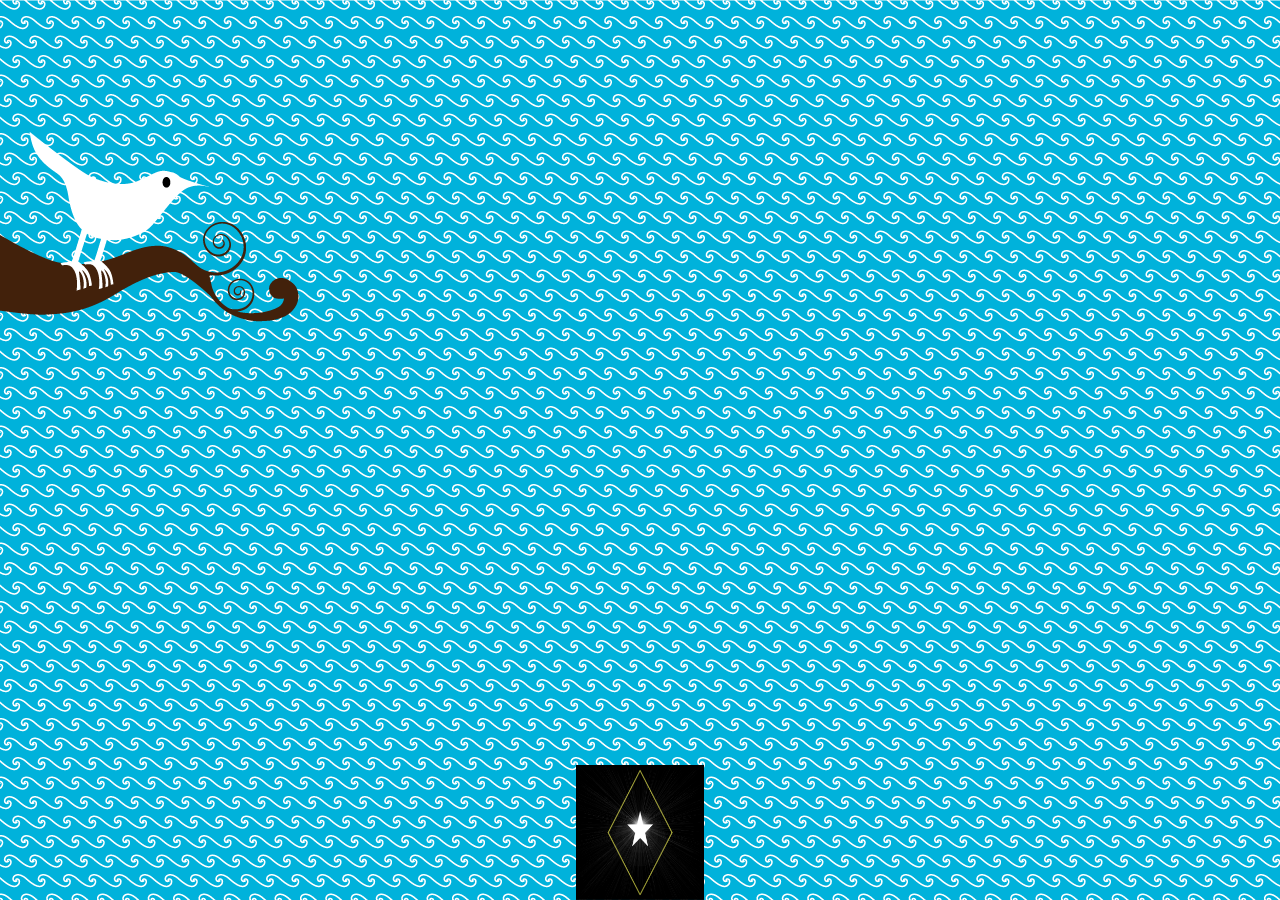
<file: lab1/index.html>
<!DOCTYPE html>
<html>
	<head>
		<meta charset="utf-8">
		<!--the javascript file will handle literally everything and is run immediately after the page is done loading -->
		<title> Aaron Sedlacek's Tweet Ticker </title>
		<!-- links to scripts and styling -->
		<script type="text/javascript" src="./jquery.min.js"></script>
		<script type="text/javascript" src="./ticker.js"></script>
		<link rel=stylesheet href="style.css">

	</head>
	<body>
		<!-- image for footer, no particular reason I put the image there, I just liked it -->
		<img id='footimg' src="./diamond.gif"/>
	</body>
</html>
</file>
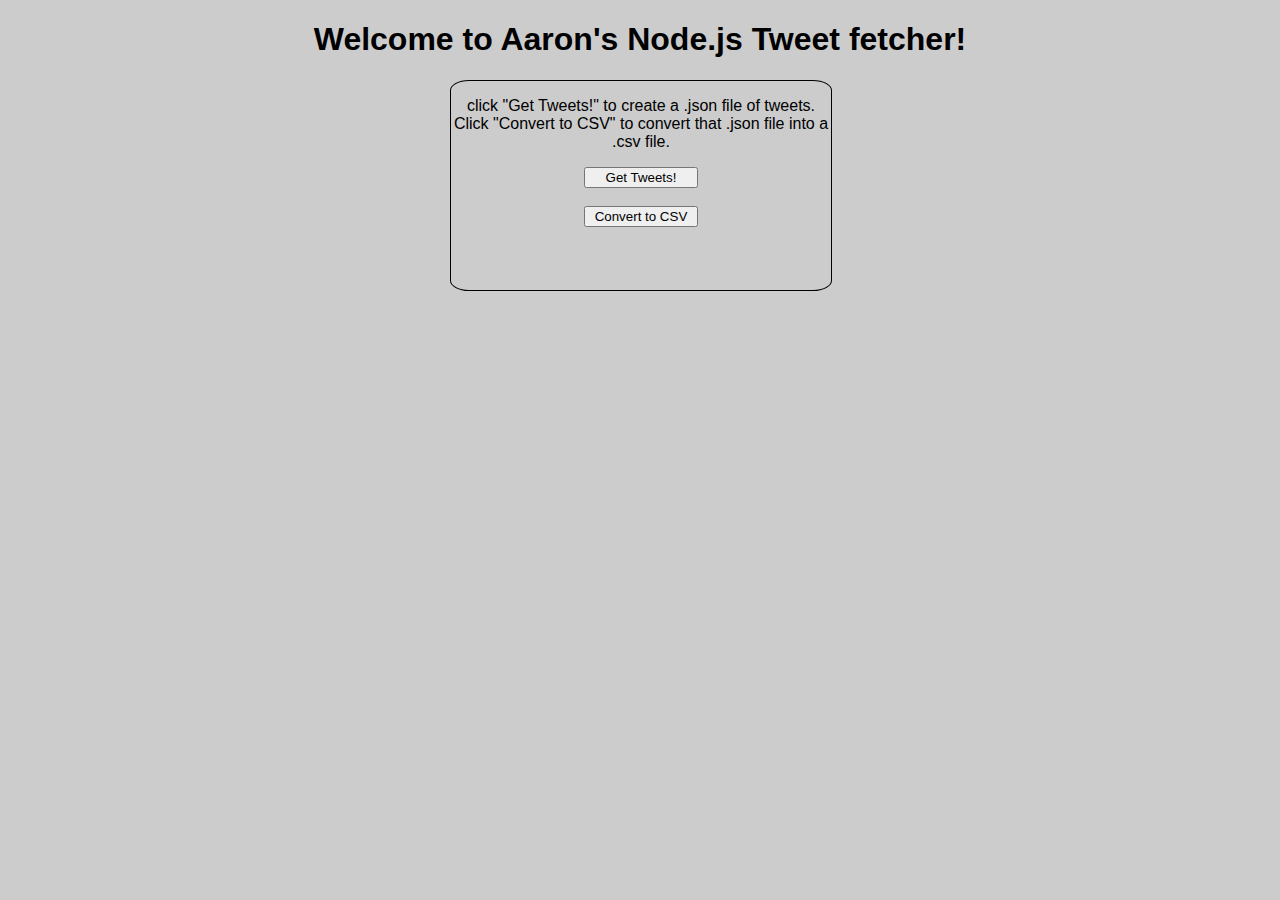
<file: lab6/index.html>
<!DOCTYPE html>
<html lang="en">
	<head>
		<script type="text/javascript" src="./jquery-1.11.0.min.js"></script>
		<script type="text/javascript" src="./json2csv.js"></script>

		<style type="text/css">

			html {
				background-color: #CCCCCC;
				font-family: helvetica;
			}

			h1 {
				text-align: center;
			}

			#border {

				border: 1px solid black;
				width: 30%;
				height: 30%;
				margin-left: 35%;
				margin-right: 35%;
				text-align: center;
				padding-bottom: 5%;
				border-radius: 5%;
			}

			#getTweets {
				width: 30%;
				height: 45%;
				margin-left: 0%;
				margin-right: auto;
			}

			#convert {
				width: 30%;
				height: 0%;
				margin-left: 0%;
				margin-right: auto;
			}
		</style>
	</head> 
	<body>
	<h1> Welcome to Aaron's Node.js Tweet fetcher!</h1>
		<div id="border">
			<p>click "Get Tweets!" to create a .json file of tweets. Click "Convert to CSV" to convert that .json file into a .csv file.</p>
			<form method="POST">
				<input id ="getTweets" type="submit" value="Get Tweets!">
			</form>
			<br/>
			<button id="convert">Convert to CSV</button>
		</div>
	</body>
</html>
</file>
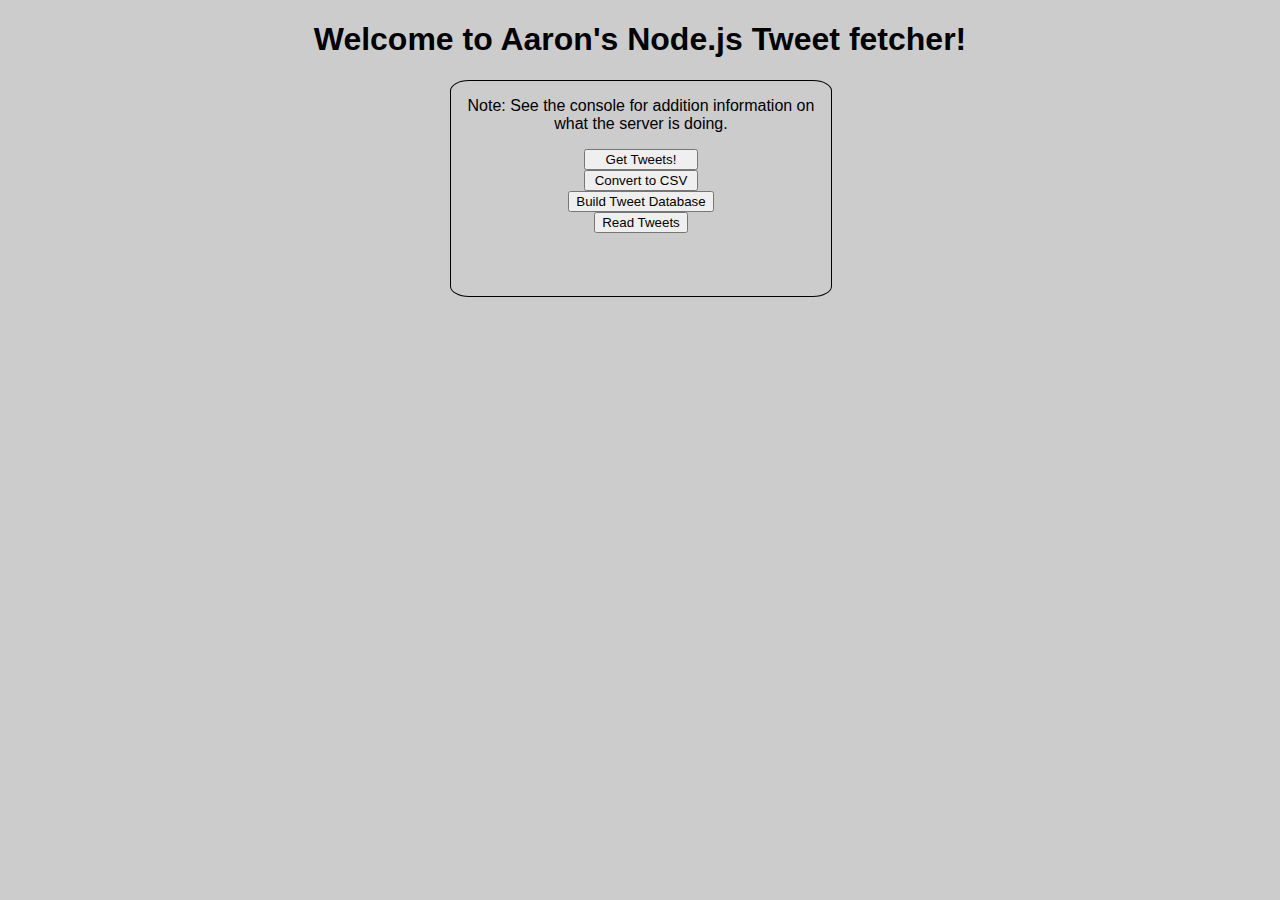
<file: lab7/index.html>
<!DOCTYPE html>
<html lang="en">
	<head>
		<script type="text/javascript" src="./jquery-1.11.0.min.js"></script>
		<script type="text/javascript" src="./json2csv.js"></script>

		<style type="text/css">

			html {
				background-color: #CCCCCC;
				font-family: helvetica;
			}
			h1 {
				text-align: center;
				padding-top: -2px;
			}
			#border {

				border: 1px solid black;
				width: 30%;
				height: 30%;
				margin-left: 35%;
				margin-right: 35%;
				text-align: center;
				padding-bottom: 5%;
				border-radius: 5%;
			}
			#getTweets {
				width: 30%;
				height: 45%;
				margin-left: 0%;
				margin-right: auto;
			}
			#convert {
				width: 30%;
				height: 0%;
				margin-left: 0%;
				margin-right: auto;
			}
			.tweet {
				padding-top: 2px;
				border: 3px solid white;
				text-align: left;
				min-height: 60px;
				color: white;
				text-shadow: -1px 0 black, 0 1px black, 1px 0 black, 0 -1px black;
				background-color: #AAA;
				position: relative;
			}
			.prof_pic {
				float: left;
				width: 60px;
				height: 60px;
			}
			.username {
				text-align: right;
				position: absolute;
				bottom: 0;
				left: 60px;		
			}
		</style>
	</head> 
	<body>
	<h1> Welcome to Aaron's Node.js Tweet fetcher!</h1>
		<div id="border">
			<p id ="description">Note: See the console for addition information on what the server is doing.</p>
			<form method="GET" action="/getTweets">
				<input id ="getTweets" type="submit" value="Get Tweets!">
			</form>			
			<button id="convert">Convert to CSV</button>
			<form method="GET" action="/buildTweetDatabase">
				<input id="buildTweetDatabase" type="submit" value="Build Tweet Database">
			</form>
			<button id="readTweets">Read Tweets</button>
			</div>
	</body>
</html>
</file>
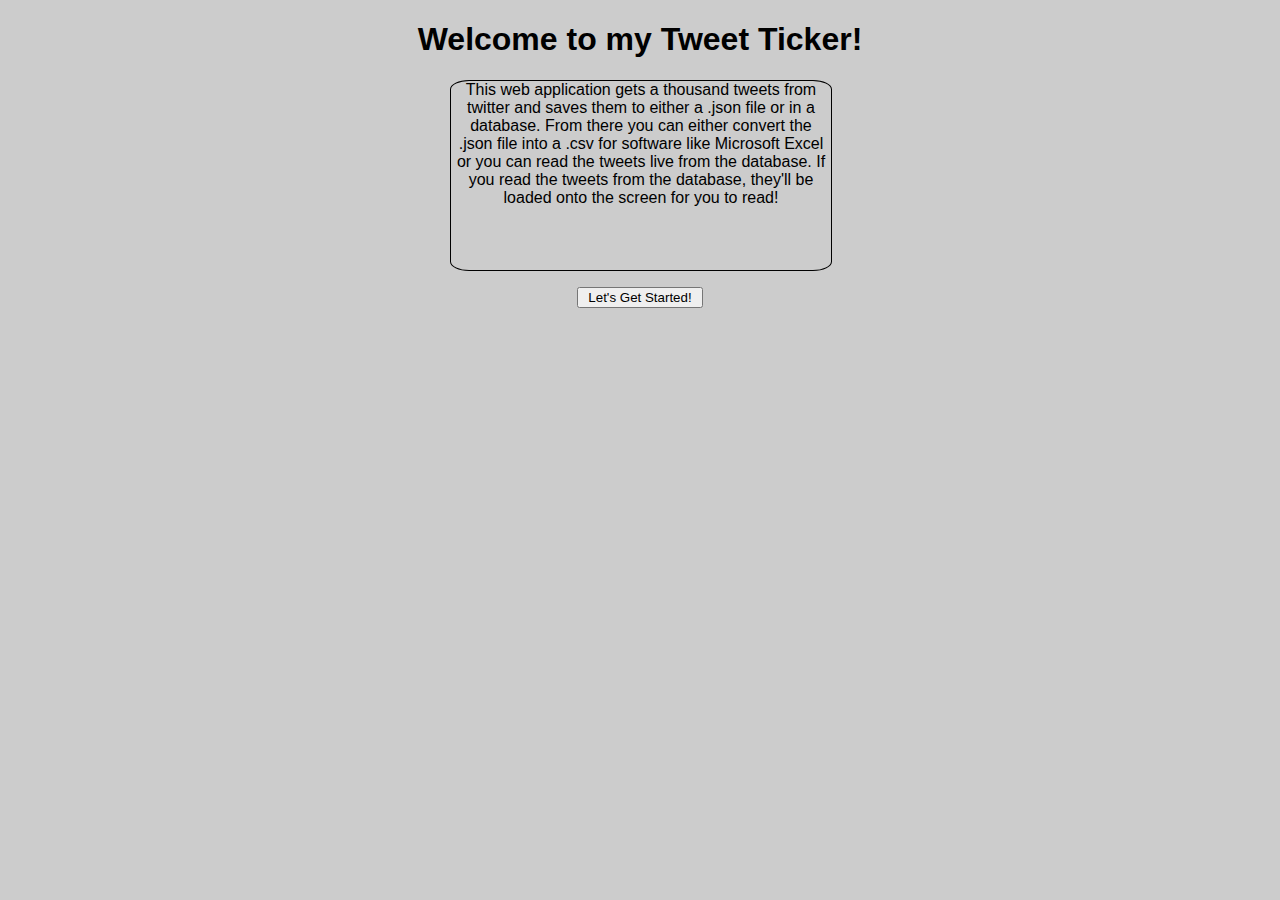
<file: lab8:9/index.html>
<!DOCTYPE html>
<html lang="en">
	<head>
		<!-- if the cookie is not set, the user cannot view the main menu 
		and is instead redirected to temp.html -->
		<script type="text/javascript">
			if(!document.cookie) {
				window.location = "./temp.html";
			}
		</script>
		<meta charset="utf-8">
		<title> Tweet Ticker Menu </title>
		<script type="text/javascript" src="./jquery-1.11.0.min.js"></script>
		<script type="text/javascript" src="./Chart.js-master/Chart.js"></script>

		<script type="text/javascript" src="./json2csv.js"></script>

		<style type="text/css">

			html {
				background-color: #CCCCCC;
				font-family: helvetica;
			}
			h1 {
				text-align: center;
				padding-top: -2px;
			}
			#border {

				border: 1px solid black;
				width: 30%;
				height: 30%;
				margin-left: 35%;
				margin-right: 35%;
				text-align: center;
				padding-bottom: 5%;
				border-radius: 5%;
			}
			#getTweets {
				width: 30%;
				height: 45%;
				margin-left: 0%;
				margin-right: auto;
			}
			#convert {
				width: 30%;
				height: 0%;
				margin-left: 0%;
				margin-right: auto;
			}
			.tweet {
				padding-top: 2px;
				border: 3px solid white;
				text-align: left;
				min-height: 60px;
				color: white;
				text-shadow: -1px 0 black, 0 1px black, 1px 0 black, 0 -1px black;
				background-color: #AAA;
				position: relative;
			}
			.prof_pic {
				float: left;
				width: 60px;
				height: 60px;
			}
			.username {
				text-align: right;
				position: absolute;
				bottom: 0;
				left: 60px;		
			}
			#color1 {
				background-color: #F38630;
				height: 20px;
				text-align: center;
			}

			#color2 {
				background-color: #E0E4CC;
				height: 20px;
				text-align: center;
			}

			#first_chart_description {
				border: 1px solid black;
				width: 400px;
			}
			#lang_chart_description {
				border: 1px solid black;
			}
			#hashtag_chart {
				margin-left: 435px;
				width: 410px;
			}

			#lang_chart_area {
				margin-top: -446px;
				width: 410px;
			}

			#lang_color1 {
				background-color: #F7464A;
				height: 20px;
				text-align: center;
			}
			#lang_color2 {
				background-color: #E2EAE9;
				height: 20px;
				text-align: center;
			}
			#lang_color3 {
				background-color: #D4CCC5;
				height: 20px;
				text-align: center;
			}
			#lang_color4 {
				background-color: #949FB1;
				height: 20px;
				text-align: center;
			}
			#lang_color5 {
				background-color: #4D5360;
				height: 20px;
				text-align: center;
			}
			#lang_color6 {
				background-color: #E0E4CC;
				height: 20px;
				text-align: center;
			}
			#lang_color7 {
				background-color: #F38630;
				height: 20px;
				text-align: center;
			}

			#source_chart_area {
				margin-left: 840px;
				margin-top: -506px;
				width: 410px;
			}

			#source_chart_description {
				border: 1px solid black;
			}

			#source_color1 {
				background-color: #F7464A;
				height: 20px;
				text-align: center;
			}
			#source_color2 {
				background-color: #E2EAE9;
				height: 20px;
				text-align: center;
			}
			#source_color3 {
				background-color: #D4CCC5;
				height: 20px;
				text-align: center;
			}
			#source_color4 {
				background-color: #949FB1;
				height: 20px;
				text-align: center;
			}
			#source_color5 {
				background-color: #F38630;
				height: 20px;
				text-align: center;
			}

		</style>
	</head> 
	<body>
		<h1>Tweet Ticker Menu</h1>
		<div id="border">
			<p id ="description">Note: See the console for additional information on what the server is doing. The graphs are updated every 15 seconds.</p>
			<form method="GET" action="/getTweets">
				<input id ="getTweets" type="submit" value="Get Tweets!">
			</form>			
			<button id="convert">Convert to CSV</button>
			<form method="GET" action="/buildTweetDatabase">
				<input id="buildTweetDatabase" type="submit" value="Build Tweet Database">
			</form>
			<button id="readTweets">Read Tweets</button>
		</div>
		<div id="hashtag_chart">
			<canvas id="first_chart" width="400" height="400"></canvas>
			<div id="first_chart_description">
				<div>
					<div id='color1'>Tweets With a Hashtag in Them</div>
				</div>
				<div>
					<div id='color2'>Tweets Without a Hashtag in Them</div>
				</div>
			</div>
		</div>
		<div id="lang_chart_area">
			<canvas id="lang_chart" width="400" height="400"></canvas>
			<div id="lang_chart_description">
				<div id="lang_color1"></div>
				<div id="lang_color2"></div>
				<div id="lang_color3"></div>
				<div id="lang_color4"></div>
				<div id="lang_color5"></div>
				<div id="lang_color6"></div>
				<div id="lang_color7"></div>
			</div>
		</div>
		<div id="source_chart_area">
			<canvas id="source_chart" width="400" height="400"></canvas>
			<div id="source_chart_description">
				<div id="source_color1"></div>
				<div id="source_color2"></div>
				<div id="source_color3"></div>
				<div id="source_color4"></div>
				<div id="source_color5"></div>
			</div>
		</div>
	</body>
</html>
</file>
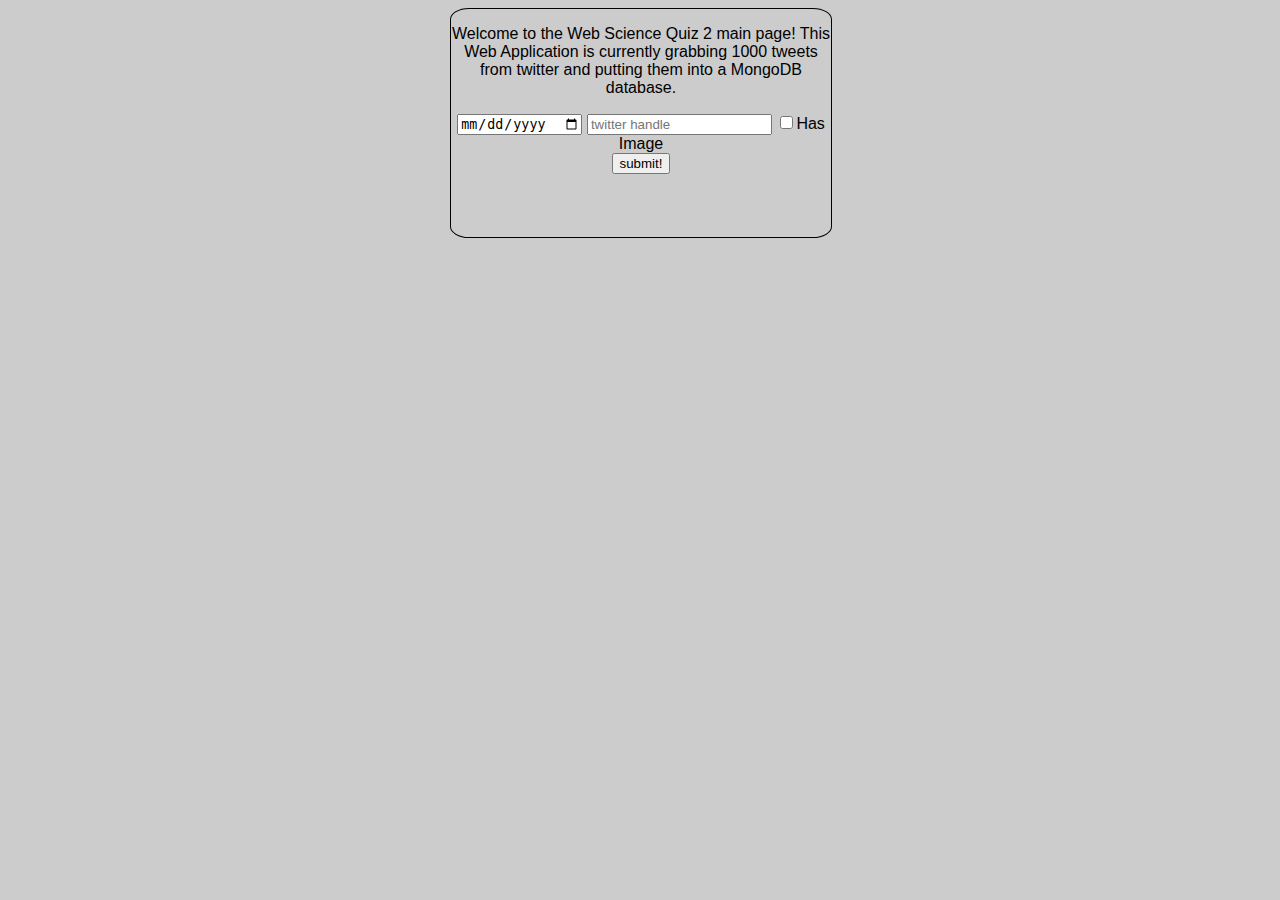
<file: Web_sci_final/index.html>
<!DOCTYPE html>
	<head>
		<title>Web Science Quiz 2</title>
		<meta charset="utf-8">

			<style type="text/css">

				html {
					background-color: #CCCCCC;
					font-family: helvetica;
				}
				h1 {
					text-align: center;
					padding-top: -2px;
				}
				#border {

					border: 1px solid black;
					width: 30%;
					height: 30%;
					margin-left: 35%;
					margin-right: 35%;
					text-align: center;
					padding-bottom: 5%;
					border-radius: 5%;
				}
				#getTweets {
					width: 30%;
					height: 45%;
					margin-left: 0%;
					margin-right: auto;
				}
				#convert {
					width: 30%;
					height: 0%;
					margin-left: 0%;
					margin-right: auto;
				}
				.tweet {
					padding-top: 2px;
					border: 3px solid white;
					text-align: left;
					min-height: 60px;
					color: white;
					text-shadow: -1px 0 black, 0 1px black, 1px 0 black, 0 -1px black;
					background-color: #AAA;
					position: relative;
				}
				.prof_pic {
					float: left;
					width: 60px;
					height: 60px;
				}
				.username {
					text-align: right;
					position: absolute;
					bottom: 0;
					left: 60px;		
				}
				#color1 {
					background-color: #F38630;
					height: 20px;
					text-align: center;
				}

				#color2 {
					background-color: #E0E4CC;
					height: 20px;
					text-align: center;
				}

				#first_chart_description {
					border: 1px solid black;
					width: 400px;
				}
				#lang_chart_description {
					border: 1px solid black;
				}
				#hashtag_chart {
					margin-left: 435px;
					width: 410px;
				}

				#lang_chart_area {
					margin-top: -446px;
					width: 410px;
				}

				#lang_color1 {
					background-color: #F7464A;
					height: 20px;
					text-align: center;
				}
				#lang_color2 {
					background-color: #E2EAE9;
					height: 20px;
					text-align: center;
				}
				#lang_color3 {
					background-color: #D4CCC5;
					height: 20px;
					text-align: center;
				}
				#lang_color4 {
					background-color: #949FB1;
					height: 20px;
					text-align: center;
				}
				#lang_color5 {
					background-color: #4D5360;
					height: 20px;
					text-align: center;
				}
				#lang_color6 {
					background-color: #E0E4CC;
					height: 20px;
					text-align: center;
				}
				#lang_color7 {
					background-color: #F38630;
					height: 20px;
					text-align: center;
				}

				#source_chart_area {
					margin-left: 840px;
					margin-top: -506px;
					width: 410px;
				}

				#source_chart_description {
					border: 1px solid black;
				}

				#source_color1 {
					background-color: #F7464A;
					height: 20px;
					text-align: center;
				}
				#source_color2 {
					background-color: #E2EAE9;
					height: 20px;
					text-align: center;
				}
				#source_color3 {
					background-color: #D4CCC5;
					height: 20px;
					text-align: center;
				}
				#source_color4 {
					background-color: #949FB1;
					height: 20px;
					text-align: center;
				}
				#source_color5 {
					background-color: #F38630;
					height: 20px;
					text-align: center;
				}
			</style>
	</head>
	<body>
		<div id="border">
			<p id ="description">Welcome to the Web Science Quiz 2 main page! This Web Application is currently grabbing 1000 tweets from twitter and putting them into a MongoDB database.</p>	

			<form method="GET" id="query" action = "/query">
				<input type ="date" name = "date">
				<input type ="text" placeholder = "twitter handle">
				<input type='checkbox' name="image">Has Image <br>
				<input type="submit" value = "submit!">
			</form>	
		</div>
	</body>
</html>
</file>
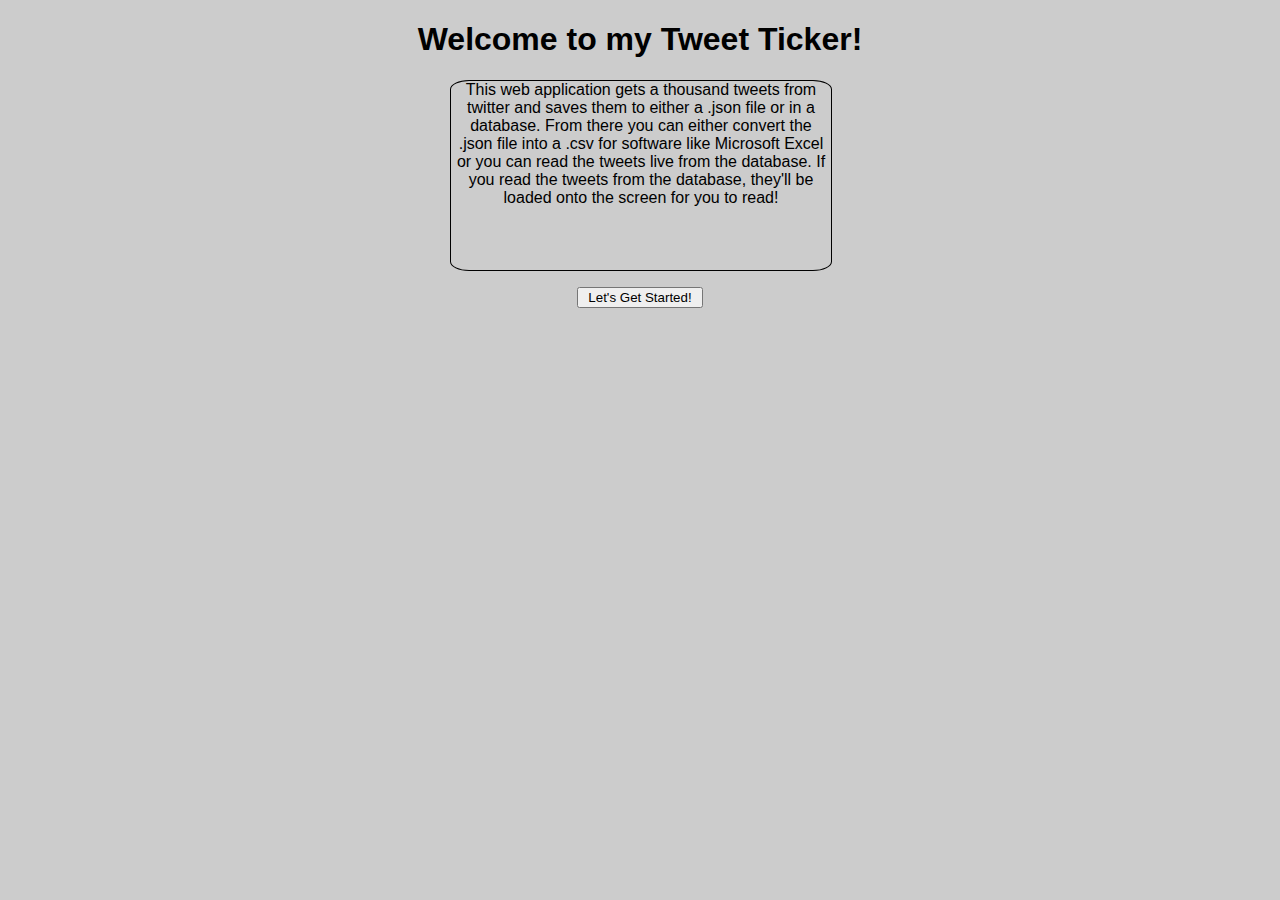
<file: lab8:9/temp.html>
<!DOCTYPE html>
<html lang="en">
	<head>
		<!-- this script sets a logged in cookie for the user,
			basically forcing them to see this page every time they reset their cookies -->
		
		<script type="text/javascript">
			document.cookie = "isloggedin=1";
		</script>
		<meta charset="utf-8">
		<title>Aaron's Tweet Ticker</title>

				<style type="text/css">

			html {
				background-color: #CCCCCC;
				font-family: helvetica;
			}
			h1 {
				text-align: center;
				padding-top: -2px;
			}
			#border {

				border: 1px solid black;
				width: 30%;
				height: 30%;
				margin-left: 35%;
				margin-right: 35%;
				text-align: center;
				padding-bottom: 5%;
				border-radius: 5%;
			}
			#start_button {
				width: 10%;
				margin-left: 45%;
			}
		</style>
	</head>
	<body>
		<h1 id="Welcome"> Welcome to my Tweet Ticker!</h1>
		<p id="border">This web application gets a thousand tweets from twitter and saves them to either a .json file or in a database. From there you can either convert the .json file into a .csv for software like Microsoft Excel or you can read the tweets live from the database. If you read the tweets from the database, they'll be loaded onto the screen for you to read!</p>
		<form method="GET" action="/start">
			<input id="start_button" type="submit" value="Let's Get Started!">
		</form>	
	</body>
</html>
</file>
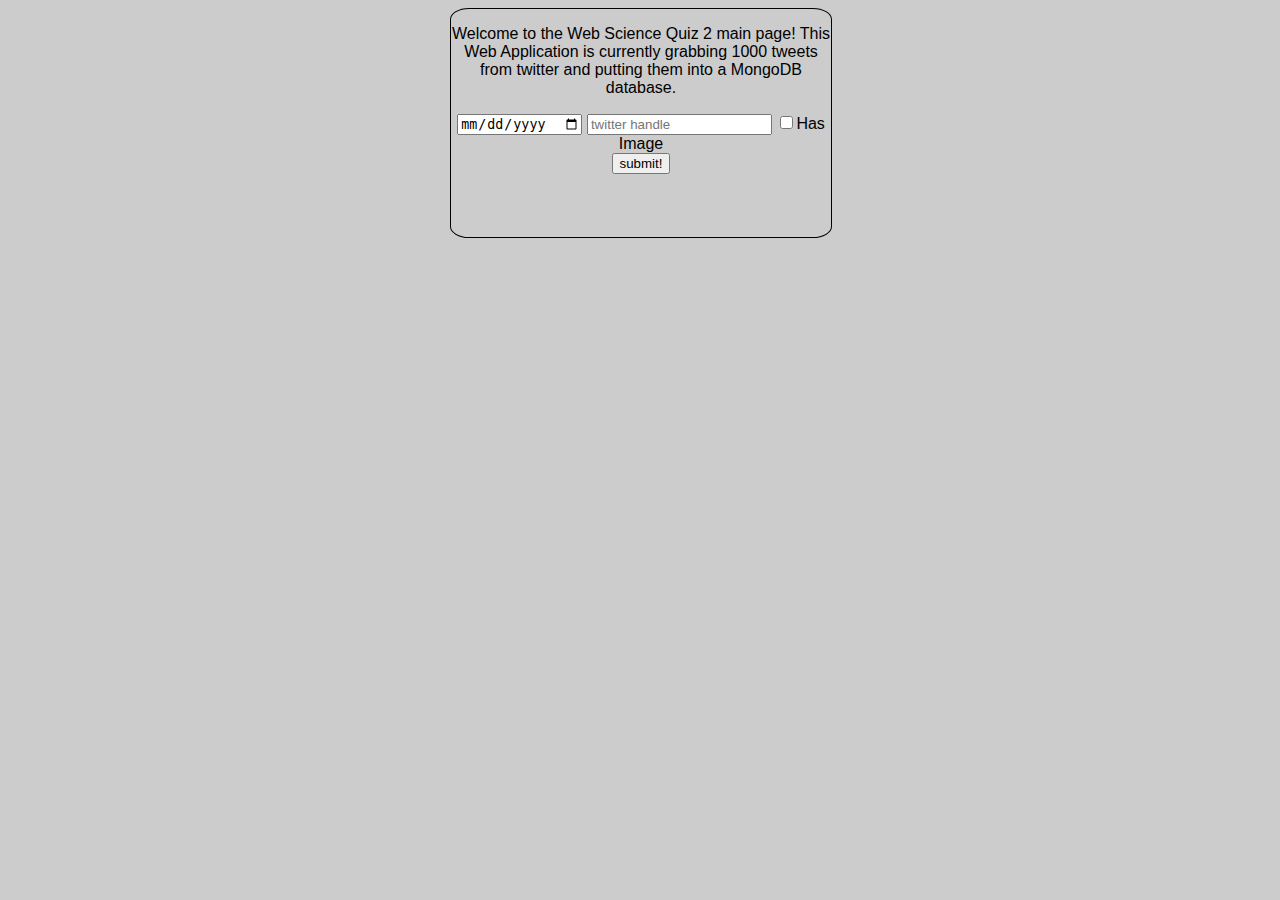
<file: Web_sci_final/page.html>
<!DOCTYPE html>
<head>
	<title>Web Science Quiz 2</title>
	<meta charset="utf-8">

		<script type="text/javascript">
			if(!document.cookie) {
				window.location = "./index.html";
			}
		</script>

		<style type="text/css">

			html {
				background-color: #CCCCCC;
				font-family: helvetica;
			}
			h1 {
				text-align: center;
				padding-top: -2px;
			}
			#border {

				border: 1px solid black;
				width: 30%;
				height: 30%;
				margin-left: 35%;
				margin-right: 35%;
				text-align: center;
				padding-bottom: 5%;
				border-radius: 5%;
			}
			#getTweets {
				width: 30%;
				height: 45%;
				margin-left: 0%;
				margin-right: auto;
			}
			#convert {
				width: 30%;
				height: 0%;
				margin-left: 0%;
				margin-right: auto;
			}
			.tweet {
				padding-top: 2px;
				border: 3px solid white;
				text-align: left;
				min-height: 60px;
				color: white;
				text-shadow: -1px 0 black, 0 1px black, 1px 0 black, 0 -1px black;
				background-color: #AAA;
				position: relative;
			}
			.prof_pic {
				float: left;
				width: 60px;
				height: 60px;
			}
			.username {
				text-align: right;
				position: absolute;
				bottom: 0;
				left: 60px;		
			}
			#color1 {
				background-color: #F38630;
				height: 20px;
				text-align: center;
			}

			#color2 {
				background-color: #E0E4CC;
				height: 20px;
				text-align: center;
			}

			#first_chart_description {
				border: 1px solid black;
				width: 400px;
			}
			#lang_chart_description {
				border: 1px solid black;
			}
			#hashtag_chart {
				margin-left: 435px;
				width: 410px;
			}

			#lang_chart_area {
				margin-top: -446px;
				width: 410px;
			}

			#lang_color1 {
				background-color: #F7464A;
				height: 20px;
				text-align: center;
			}
			#lang_color2 {
				background-color: #E2EAE9;
				height: 20px;
				text-align: center;
			}
			#lang_color3 {
				background-color: #D4CCC5;
				height: 20px;
				text-align: center;
			}
			#lang_color4 {
				background-color: #949FB1;
				height: 20px;
				text-align: center;
			}
			#lang_color5 {
				background-color: #4D5360;
				height: 20px;
				text-align: center;
			}
			#lang_color6 {
				background-color: #E0E4CC;
				height: 20px;
				text-align: center;
			}
			#lang_color7 {
				background-color: #F38630;
				height: 20px;
				text-align: center;
			}

			#source_chart_area {
				margin-left: 840px;
				margin-top: -506px;
				width: 410px;
			}

			#source_chart_description {
				border: 1px solid black;
			}

			#source_color1 {
				background-color: #F7464A;
				height: 20px;
				text-align: center;
			}
			#source_color2 {
				background-color: #E2EAE9;
				height: 20px;
				text-align: center;
			}
			#source_color3 {
				background-color: #D4CCC5;
				height: 20px;
				text-align: center;
			}
			#source_color4 {
				background-color: #949FB1;
				height: 20px;
				text-align: center;
			}
			#source_color5 {
				background-color: #F38630;
				height: 20px;
				text-align: center;
			}
		</style>
</head>
<body>
	<div id="border">
		<p id ="description">blah</p>		
	</div>
</body>
</html>
</file>
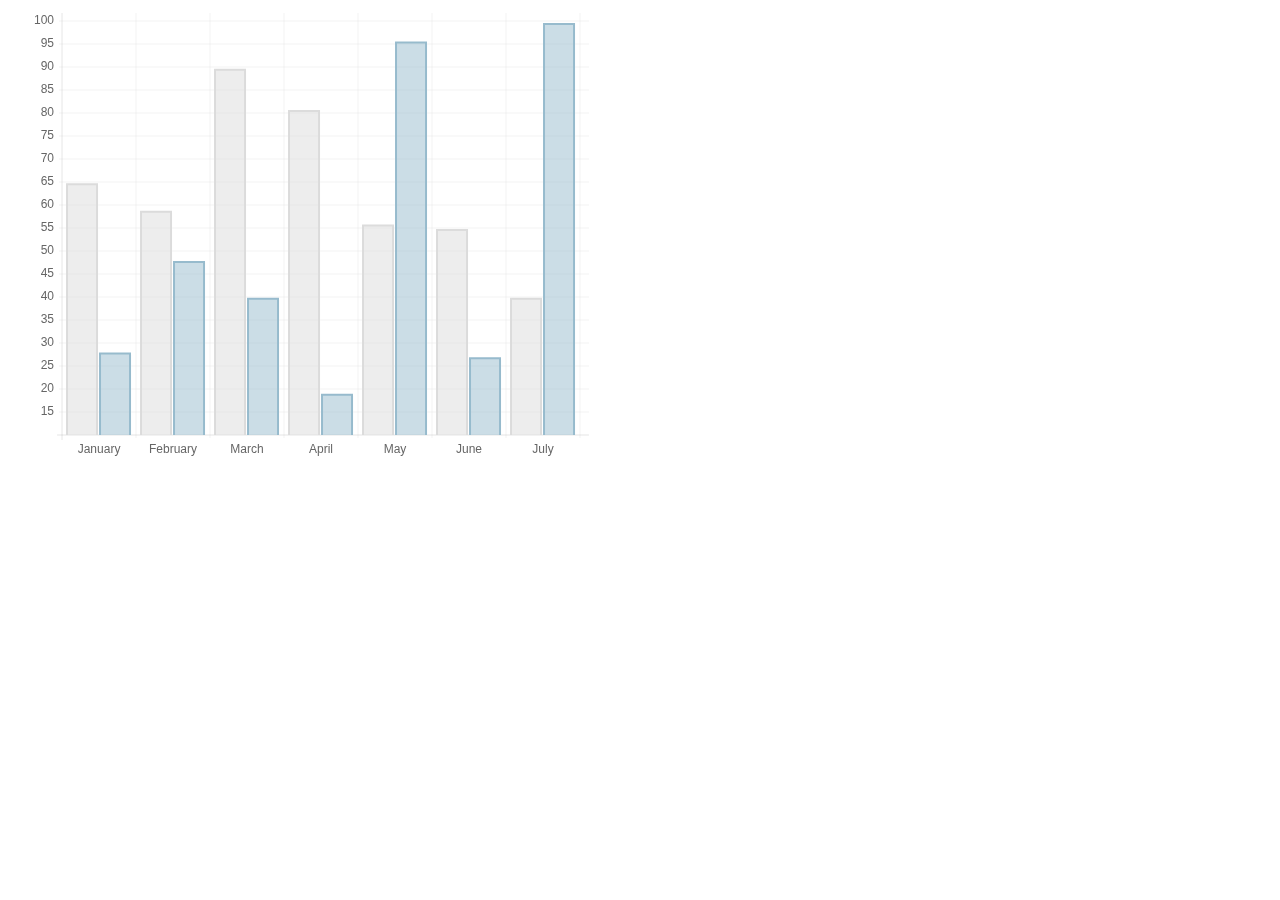
<file: lab8:9/Chart.js-master/samples/bar.html>
<!doctype html>
<html>
	<head>
		<title>Bar Chart</title>
		<script src="../Chart.js"></script>
		<meta name = "viewport" content = "initial-scale = 1, user-scalable = no">
		<style>
			canvas{
			}
		</style>
	</head>
	<body>
		<canvas id="canvas" height="450" width="600"></canvas>


	<script>

		var barChartData = {
			labels : ["January","February","March","April","May","June","July"],
			datasets : [
				{
					fillColor : "rgba(220,220,220,0.5)",
					strokeColor : "rgba(220,220,220,1)",
					data : [65,59,90,81,56,55,40]
				},
				{
					fillColor : "rgba(151,187,205,0.5)",
					strokeColor : "rgba(151,187,205,1)",
					data : [28,48,40,19,96,27,100]
				}
			]
			
		}

	var myLine = new Chart(document.getElementById("canvas").getContext("2d")).Bar(barChartData);
	
	</script>
	</body>
</html>
</file>
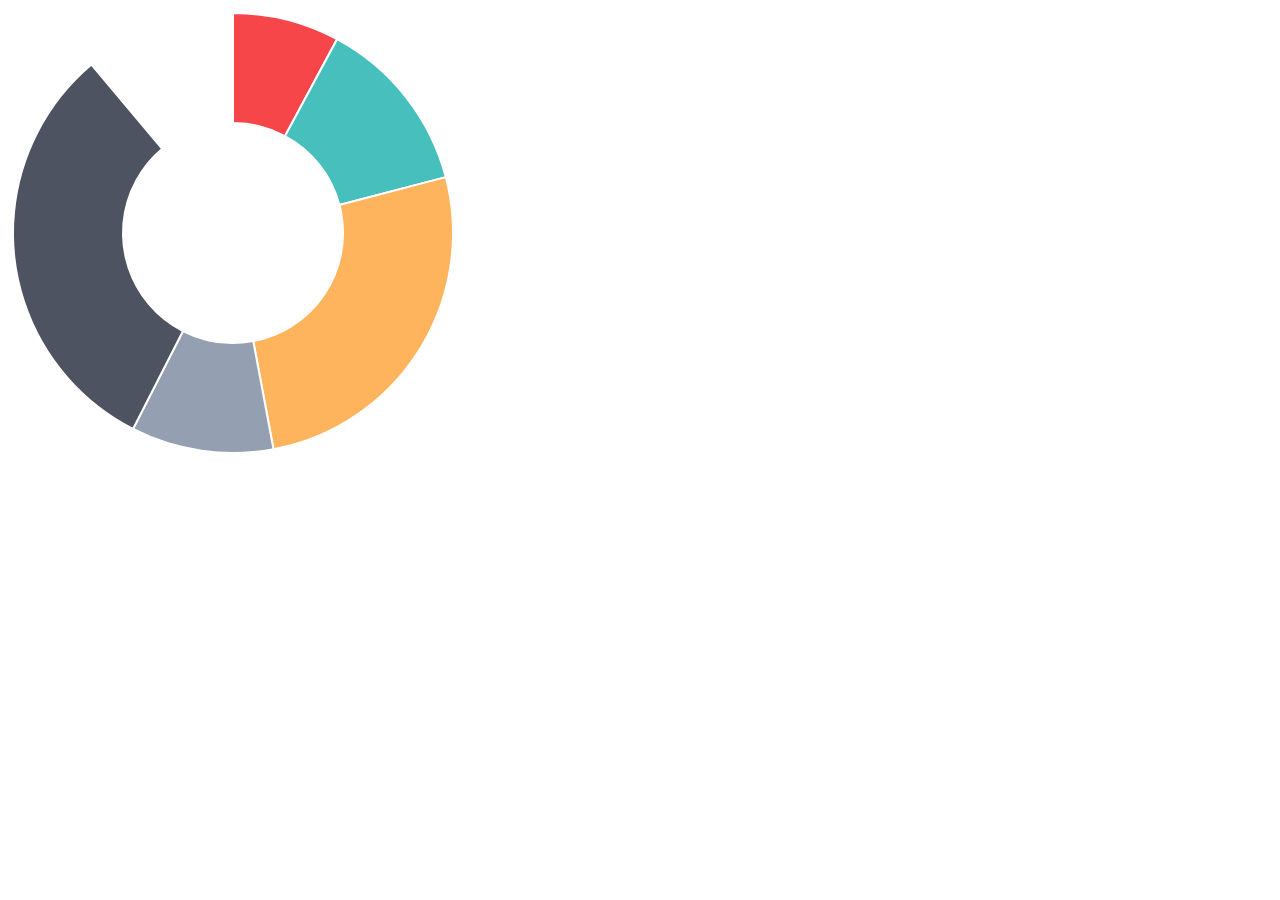
<file: lab8:9/Chart.js-master/samples/doughnut.html>
<!doctype html>
<html>
	<head>
		<title>Doughnut Chart</title>
		<script src="../Chart.js"></script>
		<meta name = "viewport" content = "initial-scale = 1, user-scalable = no">
		<style>
			canvas{
			}
		</style>
	</head>
	<body>
		<canvas id="canvas" height="450" width="450"></canvas>


	<script>

		var doughnutData = [
				{
					value: 30,
					color:"#F7464A"
				},
				{
					value : 50,
					color : "#46BFBD"
				},
				{
					value : 100,
					color : "#FDB45C"
				},
				{
					value : 40,
					color : "#949FB1"
				},
				{
					value : 120,
					color : "#4D5360"
				}
			
			];

	var myDoughnut = new Chart(document.getElementById("canvas").getContext("2d")).Doughnut(doughnutData);
	
	</script>
	</body>
</html>
</file>
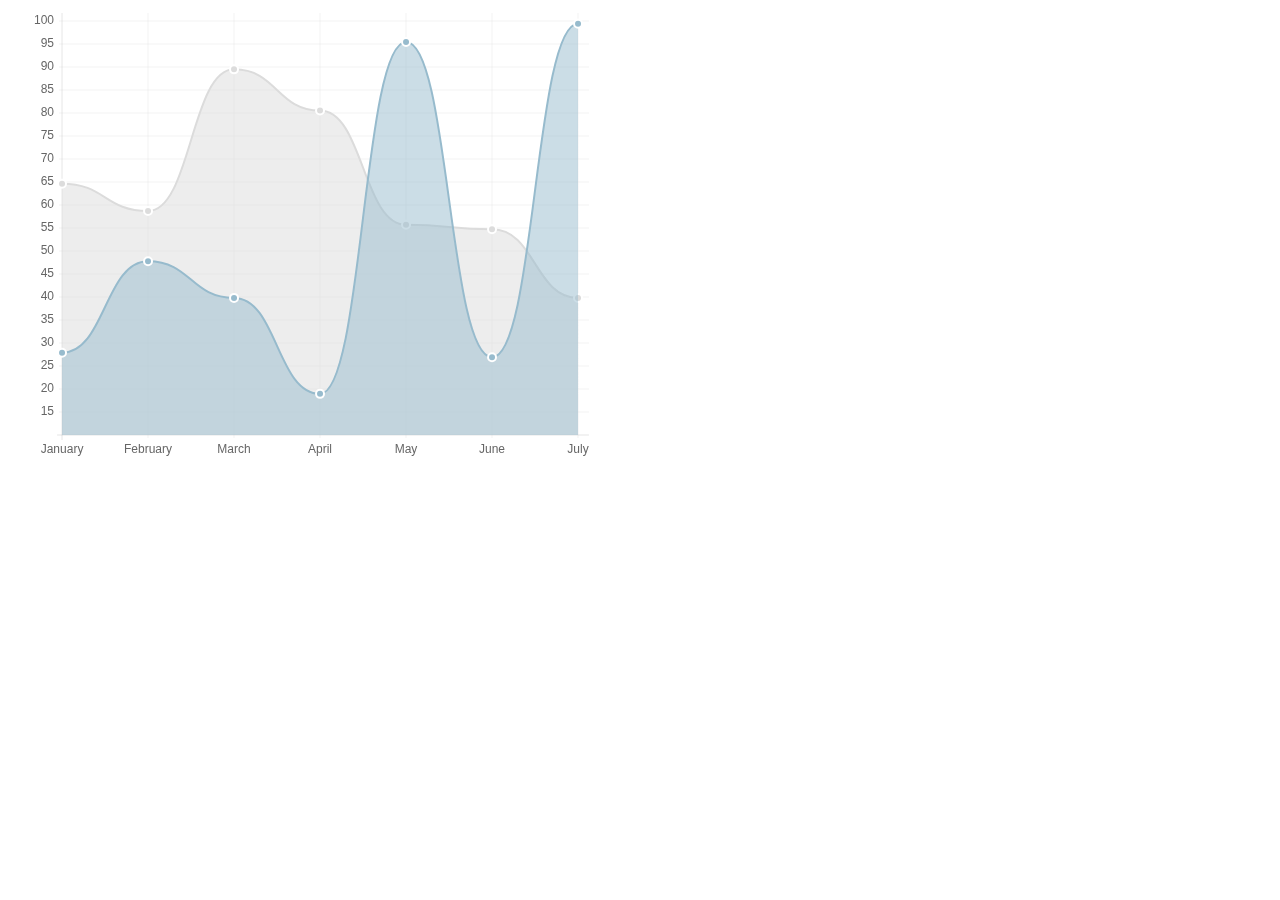
<file: lab8:9/Chart.js-master/samples/line.html>
<!doctype html>
<html>
	<head>
		<title>Line Chart</title>
		<script src="../Chart.js"></script>
		<meta name = "viewport" content = "initial-scale = 1, user-scalable = no">
		<style>
			canvas{
			}
		</style>
	</head>
	<body>
		<canvas id="canvas" height="450" width="600"></canvas>


	<script>

		var lineChartData = {
			labels : ["January","February","March","April","May","June","July"],
			datasets : [
				{
					fillColor : "rgba(220,220,220,0.5)",
					strokeColor : "rgba(220,220,220,1)",
					pointColor : "rgba(220,220,220,1)",
					pointStrokeColor : "#fff",
					data : [65,59,90,81,56,55,40]
				},
				{
					fillColor : "rgba(151,187,205,0.5)",
					strokeColor : "rgba(151,187,205,1)",
					pointColor : "rgba(151,187,205,1)",
					pointStrokeColor : "#fff",
					data : [28,48,40,19,96,27,100]
				}
			]
			
		}

	var myLine = new Chart(document.getElementById("canvas").getContext("2d")).Line(lineChartData);
	
	</script>
	</body>
</html>
</file>
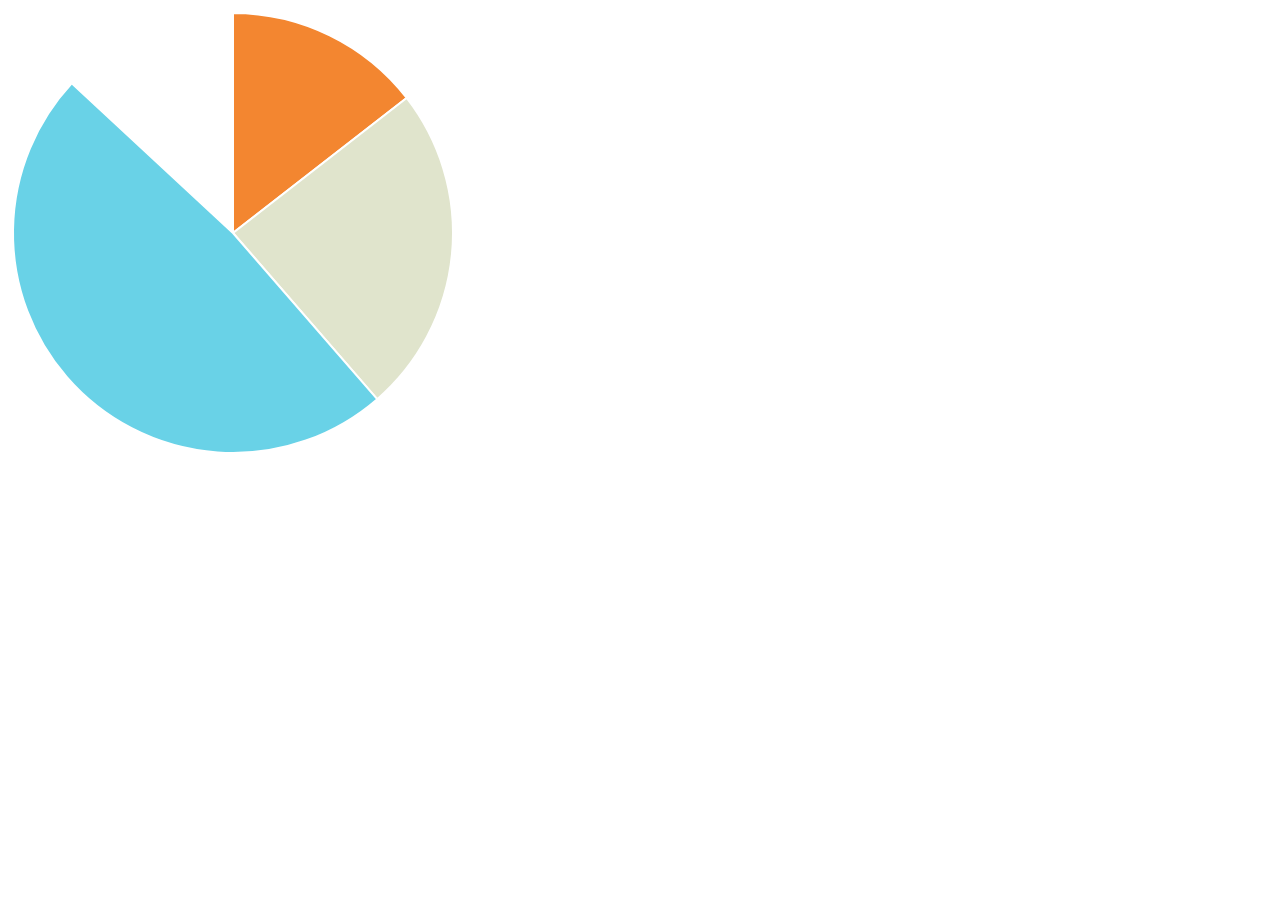
<file: lab8:9/Chart.js-master/samples/pie.html>
<!doctype html>
<html>
	<head>
		<title>Radar Chart</title>
		<script src="../Chart.js"></script>
		<meta name = "viewport" content = "initial-scale = 1, user-scalable = no">
		<style>
			canvas{
			}
		</style>
	</head>
	<body>
		<canvas id="canvas" height="450" width="450"></canvas>


	<script>

		var pieData = [
				{
					value: 30,
					color:"#F38630"
				},
				{
					value : 50,
					color : "#E0E4CC"
				},
				{
					value : 100,
					color : "#69D2E7"
				}
			
			];

	var myPie = new Chart(document.getElementById("canvas").getContext("2d")).Pie(pieData);
	
	</script>
	</body>
</html>
</file>
<file: lab1/style.css>
.tweet {
	border: 3px solid white;
	text-align: left;
	min-height: 60px;
	color: white;
	text-shadow: -1px 0 black, 0 1px black, 1px 0 black, 0 -1px black;
	background-image: url(./blue_header.jpg);
	position: relative;
}
.prof_pic {
	float: left;
	width: 60px;
	height: 60px;
}
.username {
	text-align: right;
	position: absolute;
	bottom: 0;
	left: 60px;
	
}
#footimg {
	height: 15%;
	width: 10%;
	position: fixed;
	bottom: 0px;
	left: 45%;
}
html {
	background: url(./bg-waves.png);
	font-family: helvetica;
}
</file>
